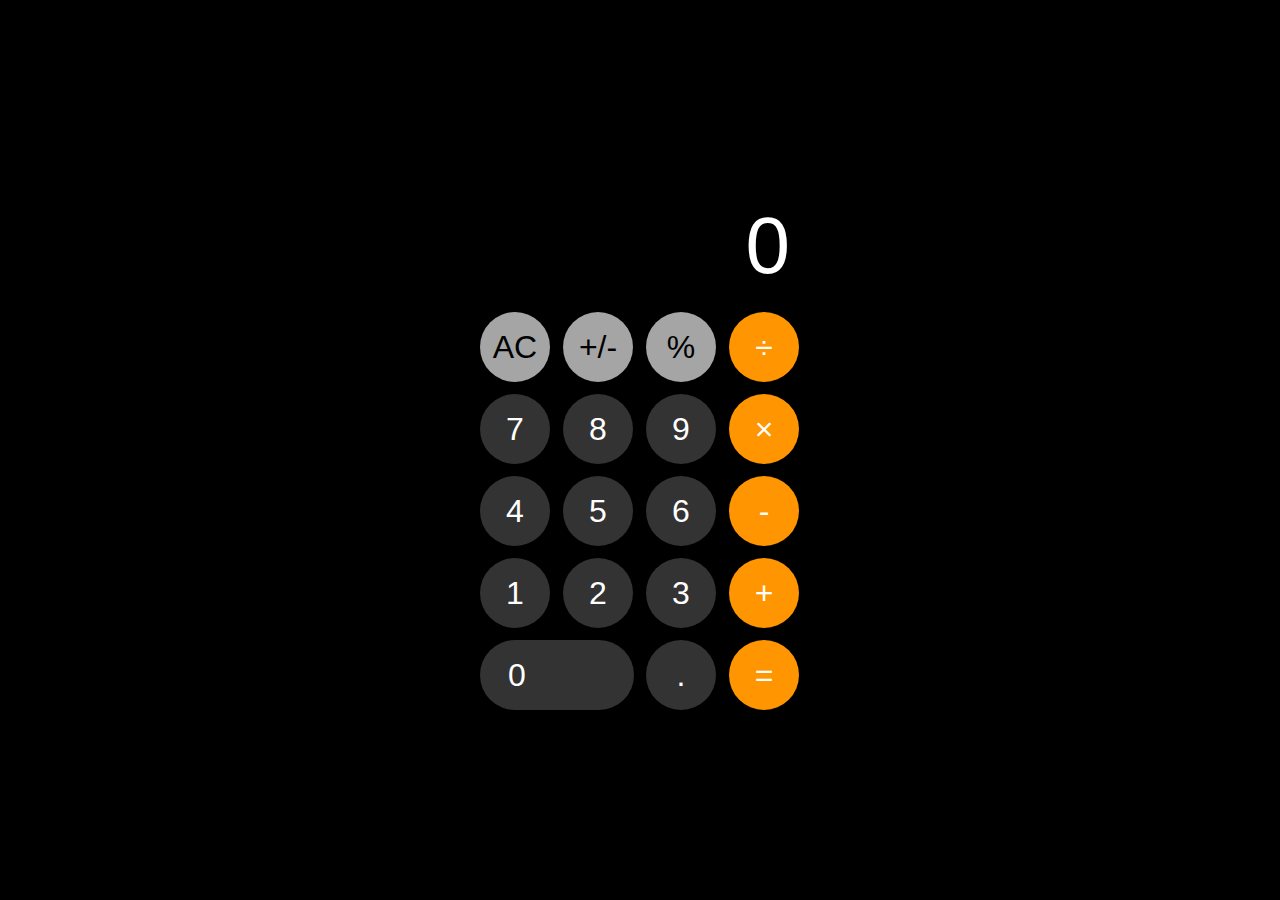
<file: index.html>
<!DOCTYPE html>
<html lang="en">
<head>
    <meta charset="UTF-8">
    <meta name="viewport" content="width=device-width, initial-scale=1.0">
    <title>iOS Style Calculator</title>
    <link rel="stylesheet" href="style.css">
</head>
<body>

    <div class="calculator">
        <div class="calculator-display">0</div>
        
        <div class="calculator-buttons">
            <button class="button-ac operator-secondary">AC</button>
            <button class="button-plus-minus operator-secondary">+/-</button>
            <button class="button-percent operator-secondary">%</button>
            <button class="button-divide operator-primary">&divide;</button>

            <button class="button-7">7</button>
            <button class="button-8">8</button>
            <button class="button-9">9</button>
            <button class="button-multiply operator-primary">&times;</button>

            <button class="button-4">4</button>
            <button class="button-5">5</button>
            <button class="button-6">6</button>
            <button class="button-subtract operator-primary">-</button>

            <button class="button-1">1</button>
            <button class="button-2">2</button>
            <button class="button-3">3</button>
            <button class="button-add operator-primary">+</button>

            <button class="button-0">0</button>
            <button class="button-decimal">.</button>
            <button class="button-equal operator-primary">=</button>
        </div>
    </div>

    <script src="script.js"></script>
</body>
</html>
</file>
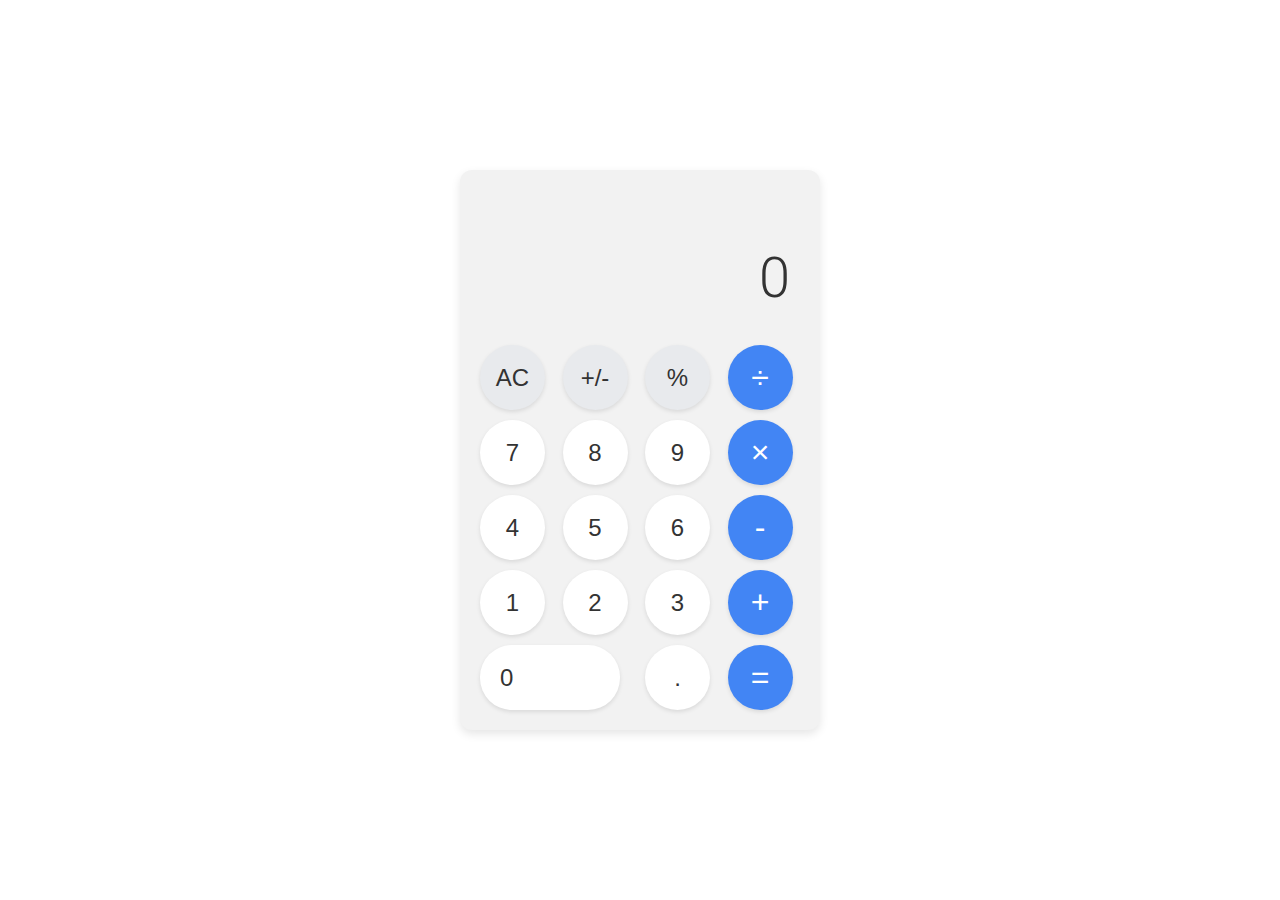
<file: androidstyle.html>
<!DOCTYPE html>
<html lang="en">
<head>
    <meta charset="UTF-8">
    <meta name="viewport" content="width=device-width, initial-scale=1.0">
    <title>Android Style Calculator</title>
    <link rel="stylesheet" href="style2.css">
    <link rel="preconnect" href="https://fonts.googleapis.com">
    <link rel="preconnect" href="https://fonts.gstatic.com" crossorigin>
    <link href="https://fonts.googleapis.com/css2?family=Roboto:wght@300;400;500&display=swap" rel="stylesheet">
</head>
<body>

    <div class="calculator">
        <div class="calculator-display">0</div>
        
        <div class="calculator-buttons">
            <button class="button-ac action-button">AC</button>
            <button class="button-sign action-button">+/-</button>
            <button class="button-percent action-button">%</button>
            <button class="button-divide operator-button">&divide;</button>

            <button class="button-7">7</button>
            <button class="button-8">8</button>
            <button class="button-9">9</button>
            <button class="button-multiply operator-button">&times;</button>

            <button class="button-4">4</button>
            <button class="button-5">5</button>
            <button class="button-6">6</button>
            <button class="button-subtract operator-button">-</button>

            <button class="button-1">1</button>
            <button class="button-2">2</button>
            <button class="button-3">3</button>
            <button class="button-add operator-button">+</button>

            <button class="button-0">0</button>
            <button class="button-decimal">.</button>
            <button class="button-equal operator-button">=</button>
        </div>
    </div>

    <script src="script2.js"></script>
</body>
</html>
</file>
<file: style.css>
:root {
    --bg-color: #000;
    --display-color: #fff;
    --button-digit-color: #333333;
    --button-operator-primary-color: #FF9500;
    --button-operator-secondary-color: #A5A5A5;
    --text-color: #fff;
}

body {
    background-color: var(--bg-color);
    display: flex;
    justify-content: center;
    align-items: center;
    height: 100vh;
    margin: 0;
    font-family: -apple-system, BlinkMacSystemFont, 'Segoe UI', Roboto, Oxygen, Ubuntu, Cantarell, 'Open Sans', 'Helvetica Neue', sans-serif;
}

.calculator {
    width: 320px;
    height: 520px;
    background-color: var(--bg-color);
    padding: 20px;
    display: flex;
    flex-direction: column;
    justify-content: flex-end;
}

.calculator-display {
    color: var(--display-color);
    font-size: 5rem;
    font-weight: 300;
    text-align: right;
    padding: 20px 10px;
    word-wrap: break-word;
    word-break: break-all;
}

.calculator-buttons {
    display: grid;
    grid-template-columns: repeat(4, 1fr);
    grid-template-rows: repeat(5, 1fr);
    gap: 12px;
}

button {
    height: 70px;
    width: 70px;
    border-radius: 50%;
    border: none;
    font-size: 2rem;
    color: var(--text-color);
    cursor: pointer;
    transition: filter 0.2s;
}

button:active {
    filter: brightness(1.2);
}

.button-0 {
    width: 154px;
    border-radius: 35px;
    grid-column: span 2;
    text-align: left;
    padding-left: 28px;
}

.button-0, .button-1, .button-2, .button-3, .button-4, .button-5, .button-6, .button-7, .button-8, .button-9, .button-decimal {
    background-color: var(--button-digit-color);
}

.operator-primary {
    background-color: var(--button-operator-primary-color);
}

.operator-secondary {
    background-color: var(--button-operator-secondary-color);
    color: var(--bg-color);
}
</file>
<file: style2.css>
:root {
    --bg-color: #f2f2f2;
    --display-color: #333333;
    --button-digit-color: #ffffff;
    --button-operator-color: #4285F4;
    --button-action-color: #E8EAED;
    --text-color-digit: #333333;
    --text-color-operator: #ffffff;
    --text-color-action: #333333;
    --button-active-overlay: rgba(0, 0, 0, 0.1); /* Subtle gray overlay */
}

body {
    background-color: #fff;
    display: flex;
    justify-content: center;
    align-items: center;
    height: 100vh;
    margin: 0;
    font-family: 'Roboto', sans-serif;
}

.calculator {
    width: 320px;
    height: 520px;
    background-color: var(--bg-color);
    padding: 20px;
    display: flex;
    flex-direction: column;
    justify-content: flex-end;
    border-radius: 12px;
    box-shadow: 0 4px 10px rgba(0, 0, 0, 0.1);
}

.calculator-display {
    color: var(--display-color);
    font-size: 3.5rem;
    font-weight: 300;
    text-align: right;
    padding: 20px 10px;
    word-wrap: break-word;
    word-break: break-all;
    min-height: 80px;
}

.calculator-buttons {
    display: grid;
    grid-template-columns: repeat(4, 1fr);
    grid-template-rows: repeat(5, 1fr);
    gap: 10px;
}

button {
    height: 65px;
    width: 65px;
    border-radius: 50%;
    border: none;
    font-size: 1.5rem;
    font-weight: 400;
    cursor: pointer;
    transition: background-color 0.2s, box-shadow 0.2s;
    background-color: var(--button-digit-color);
    color: var(--text-color-digit);
    box-shadow: 0 2px 4px rgba(0, 0, 0, 0.1);
    position: relative; /* For overlay positioning */
    overflow: hidden; /* Clip the overlay */
}

button::after {
    content: '';
    display: block;
    position: absolute;
    top: 0;
    left: 0;
    width: 100%;
    height: 100%;
    background-color: var(--button-active-overlay);
    opacity: 0;
    border-radius: inherit; /* Match button border-radius */
    transition: opacity 0.1s ease-out;
}

button.active::after {
    opacity: 1;
}

.button-0 {
    width: 140px;
    border-radius: 32px;
    grid-column: span 2;
    text-align: left;
    padding-left: 20px;
}

.operator-button {
    background-color: var(--button-operator-color);
    color: var(--text-color-operator);
    font-size: 2rem;
}

.action-button {
    background-color: var(--button-action-color);
    color: var(--text-color-action);
}
</file>
